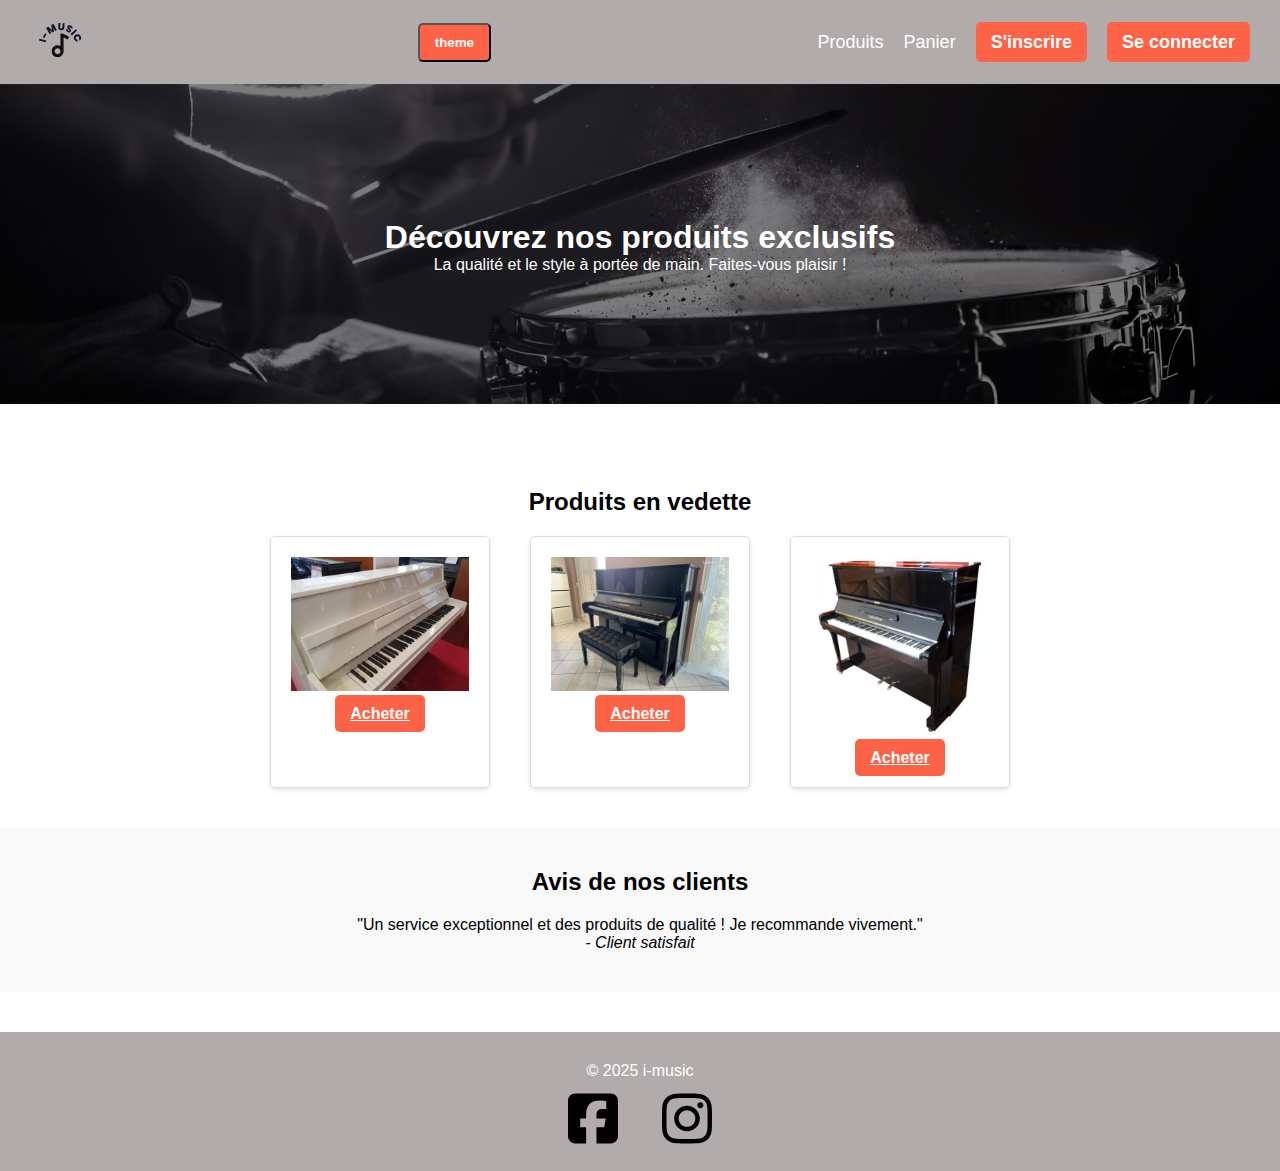
<file: e-com/pages/index.html>
<!DOCTYPE html>
<html lang="fr">
  <head>
    <meta charset="UTF-8" />
    <meta name="viewport" content="width=device-width, initial-scale=1.0" />
    <link rel="stylesheet" href="/e-com/style/style.css" />
    <title>Site E-commerce</title>
  </head>
  <body>
    <header>
      <nav class="navbar">
        <div class="logo">
          <a href="/e-com/pages/index.html">
            <img src="/e-com/icons/logo-transparent-svg.svg" alt="MonLogo" />
          </a>
        </div>
        <div class="menu-toggle" id="mobile-menu">
          <span class="bar"></span>
          <span class="bar"></span>
          <span class="bar"></span>
        </div>
        <button id="theme-toggle" class="btn" aria-label="Changer le thème">
          theme
        </button>
        <ul class="nav-links">
          <li><a href="/e-com/pages/produits.html">Produits</a></li>
          <li><a href="/e-com/pages/panier.html">Panier</a></li>
          <li>
            <a href="/e-com/pages/sinscrire.html" class="btn">S'inscrire</a>
          </li>
          <li>
            <a href="/e-com/pages/seconnecter.html" class="btn">Se connecter</a>
          </li>
        </ul>
      </nav>
    </header>

    <section class="hero">
      <img src="/e-com/imgs/couverture-index.jpg" alt="Couverture" />
      <div class="hero-text">
        <h1>Découvrez nos produits exclusifs</h1>
        <p>La qualité et le style à portée de main. Faites-vous plaisir !</p>
      </div>
    </section>

    <section class="featured-products">
      <h2>Produits en vedette</h2>
      <div class="product-grid">
        <div class="product-item">
          <img src="/e-com/imgs/piano15.jpg" alt="Produit 1" />

          <a href="/e-com/pages/produits.html" class="btn">Acheter</a>
        </div>
        <div class="product-item">
          <img src="/e-com/imgs/piano14.jpg" alt="Produit 2" />

          <a href="/e-com/pages/produits.html" class="btn">Acheter</a>
        </div>
        <div class="product-item">
          <img src="/e-com/imgs/piano13.jpg" alt="Produit 3" />

          <a href="/e-com/pages/produits.html" class="btn">Acheter</a>
        </div>
      </div>
    </section>

    <section class="testimonials">
      <h2>Avis de nos clients</h2>
      <blockquote>
        <p>
          "Un service exceptionnel et des produits de qualité ! Je recommande
          vivement."
        </p>
        <cite>- Client satisfait</cite>
      </blockquote>
    </section>

    <footer>
      <div class="footer-container">
        <p>&copy; 2025 i-music</p>
        <div class="social-icons">
          <a href="/e-com/icons/square-facebook-brands-solid.svg">
            <img
              src="/e-com/icons/square-facebook-brands-solid.svg"
              alt="Facebook"
            />
          </a>
          <a href="/e-com/icons/instagram-brands-solid.svg">
            <img
              src="/e-com/icons/instagram-brands-solid.svg"
              alt="Instagram"
            />
          </a>
        </div>
      </div>
    </footer>

    <script src="/e-com/js/theme.js"></script>
    <script>
      const mobileMenu = document.getElementById("mobile-menu");
      const navLinks = document.querySelector(".nav-links");

      mobileMenu.addEventListener("click", () => {
        navLinks.classList.toggle(" active");
        mobileMenu.classList.toggle("active");
      });
    </script>
  </body>
</html>
</file>
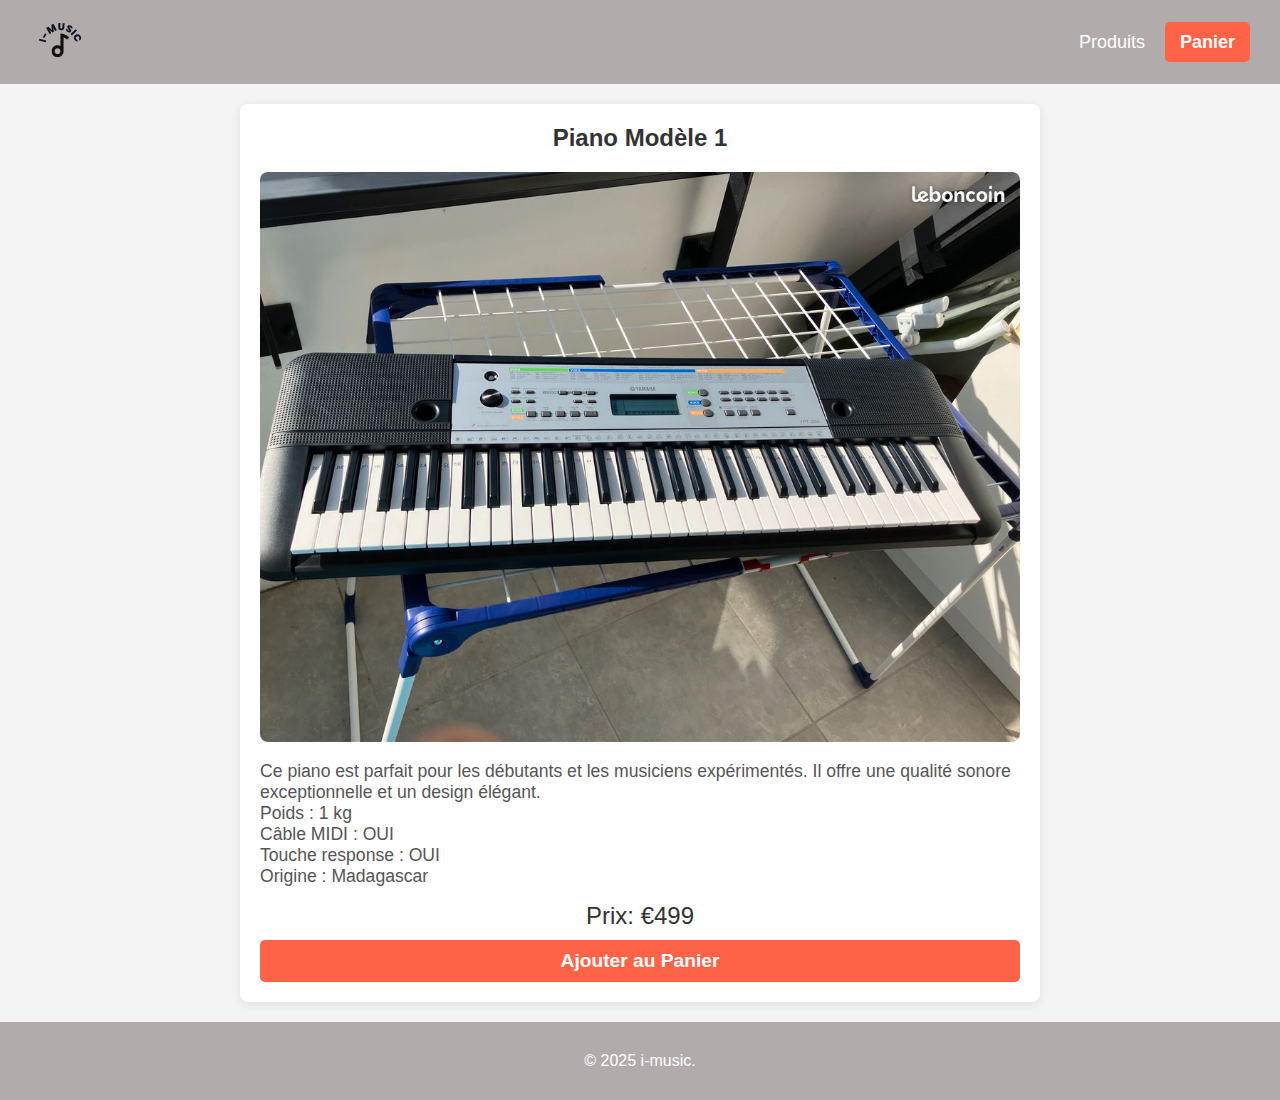
<file: e-com/pages/details-piano1.html>
<!DOCTYPE html>
<html lang="fr">
  <head>
    <meta charset="UTF-8" />
    <meta name="viewport" content="width=device-width, initial-scale=1.0" />
    <link rel="stylesheet" href="/e-com/style/style.css" />
    <link rel="stylesheet" href="/e-com/style/details.css" />
    <title>Détails du Piano Modèle 1</title>
  </head>
  <body>
    <header>
      <nav class="navbar">
        <div class="logo">
          <a href="/e-com/pages/index.html">
            <img src="/e-com/icons/logo-transparent-svg.svg" alt="MonLogo" />
          </a>
        </div>
        <ul class="nav-links">
          <li><a href="/e-com/pages/produits.html">Produits</a></li>
          <li><a href="/e-com/pages/panier.html" class="btn">Panier</a></li>
        </ul>
      </nav>
    </header>

    <section id="product-details">
      <div class="container">
        <h2>Piano Modèle 1</h2>
        <img src="/e-com/imgs/piano1.jpg" alt="Piano Modèle 1" />
        <p class="description">
          Ce piano est parfait pour les débutants et les musiciens expérimentés.
          Il offre une qualité sonore exceptionnelle et un design élégant.
          <br />Poids : 1 kg <br />Câble MIDI : OUI <br />Touche response : OUI
          <br />Origine : Madagascar
        </p>
        <p class="price">Prix: €499</p>
        <button
          id="add-to-cart"
          class="btn"
          data-product-id="1"
          data-product-name="Piano Modèle 1"
          data-product-price="499"
        >
          Ajouter au Panier
        </button>
      </div>
    </section>

    <footer>
      <div class="footer-container">
        <p>&copy; 2025 i-music.</p>
      </div>
    </footer>

    <script src="/e-com/js/details.js"></script>
  </body>
</html>
</file>
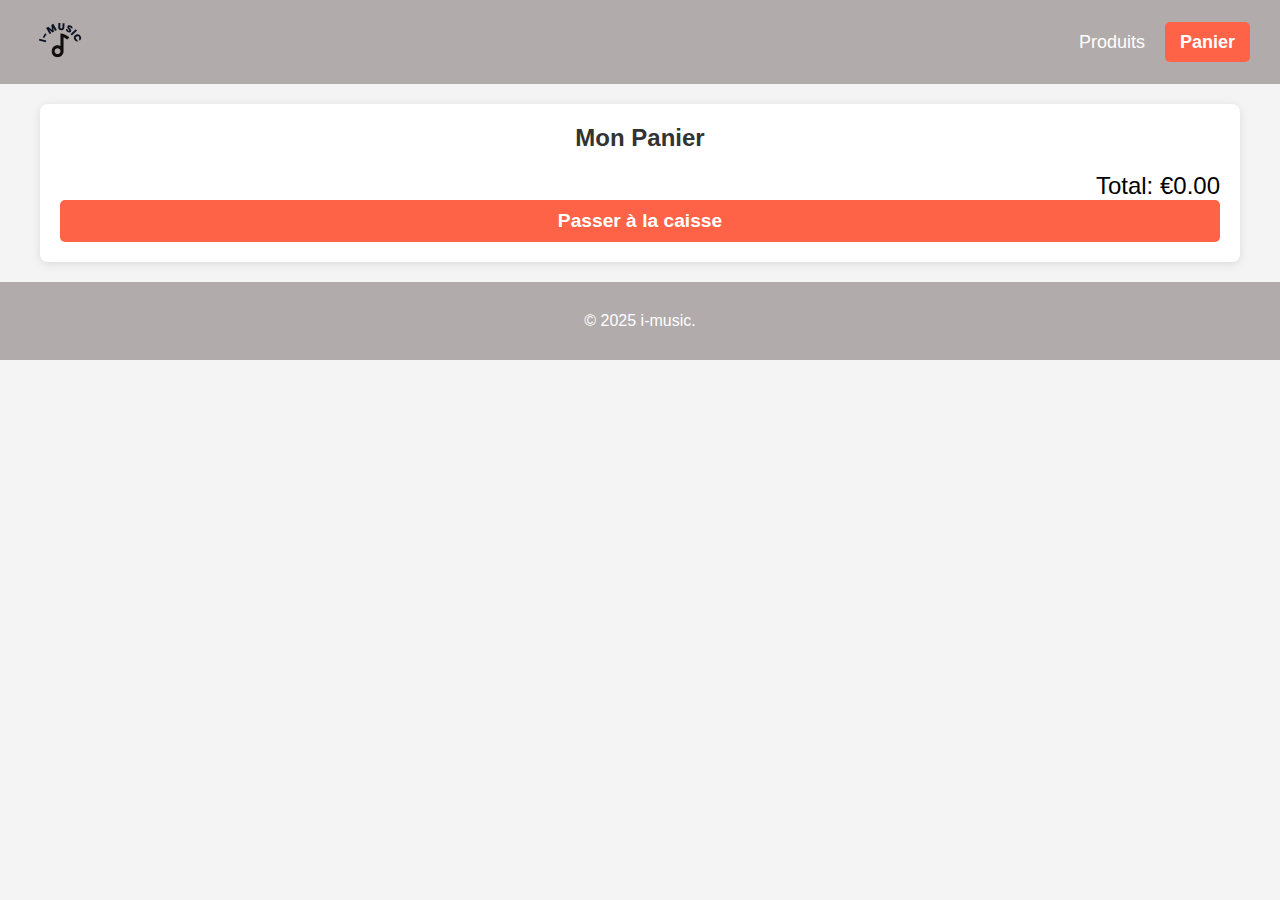
<file: e-com/pages/panier.html>
<!DOCTYPE html>
<html lang="fr">
  <head>
    <meta charset="UTF-8" />
    <meta name="viewport" content="width=device-width, initial-scale=1.0" />
    <link rel="stylesheet" href="/e-com/style/style.css" />
    <link rel="stylesheet" href="/e-com/style/cart.css" />
    <title>Mon Panier</title>
  </head>
  <body>
    <header>
      <nav class="navbar">
        <div class="logo">
          <a href="/e-com/pages/index.html">
            <img src="/e-com/icons/logo-transparent-svg.svg" alt="MonLogo" />
          </a>
        </div>
        <ul class="nav-links">
          <li><a href="/e-com/pages/produits.html">Produits</a></li>
          <li><a href="/e-com/pages/panier.html" class="btn">Panier</a></li>
        </ul>
      </nav>
    </header>

    <section id="cart">
      <div class="container">
        <h2>Mon Panier</h2>
        <div id="cart-items"></div>
        <p id="total-price">Total: €0</p>
        <button id="checkout" class="btn">Passer à la caisse</button>
      </div>
    </section>

    <footer>
      <div class="footer-container">
        <p>&copy; 2025 i-music.</p>
      </div>
    </footer>

    <script src="/e-com/js/cart.js"></script>
  </body>
</html>
</file>
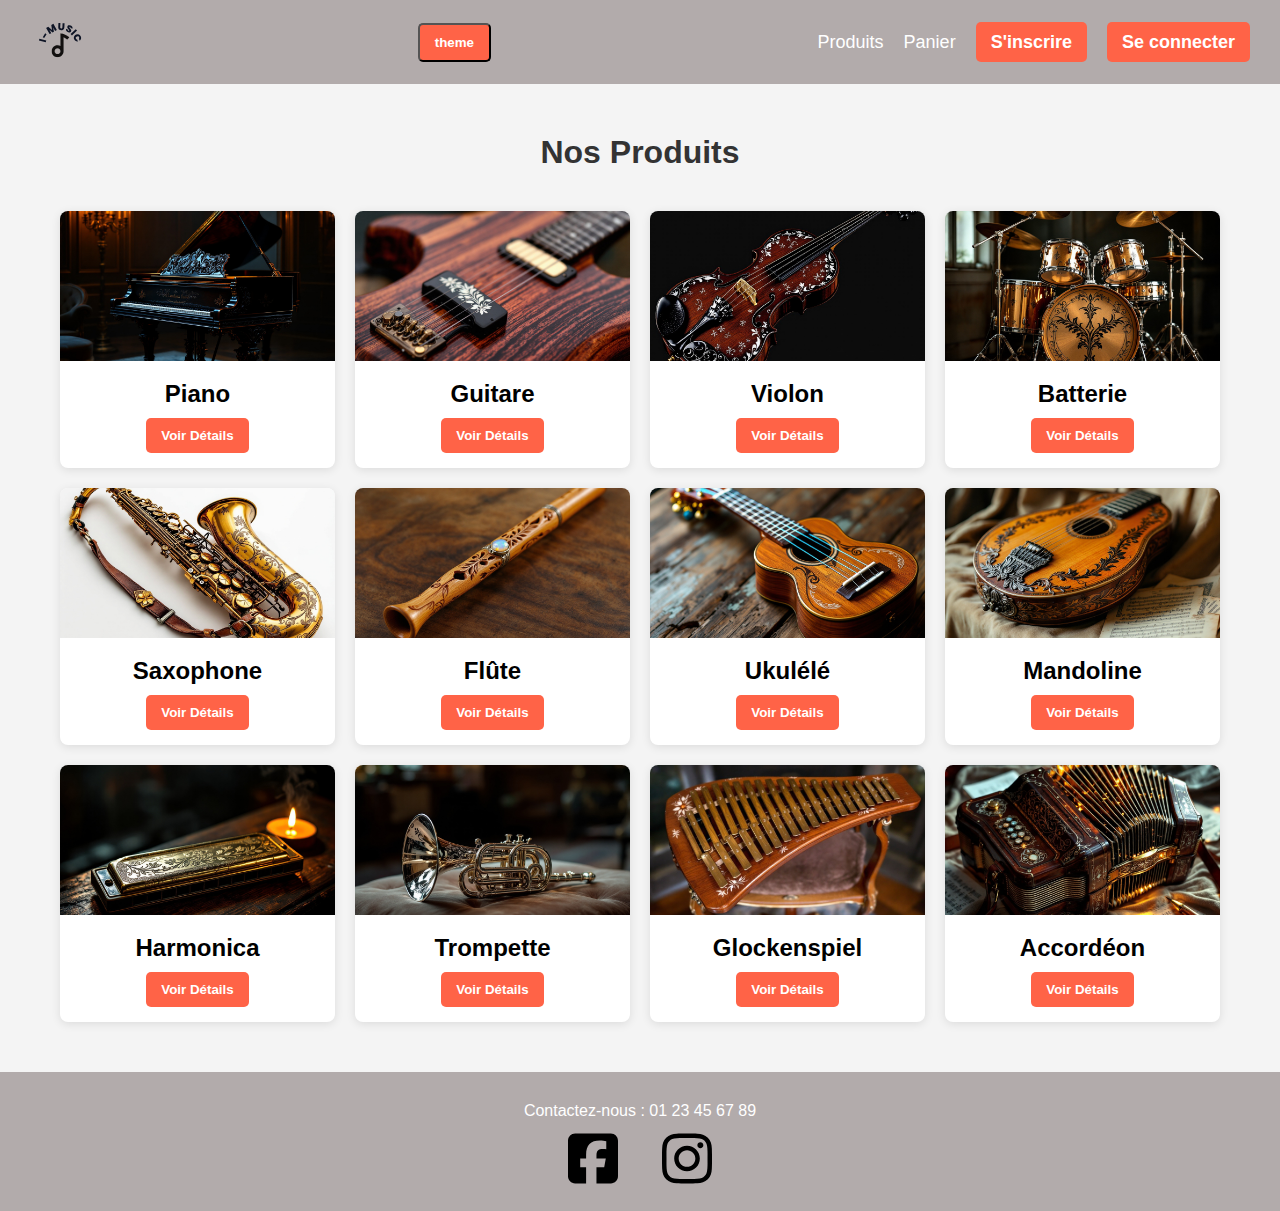
<file: e-com/pages/produits.html>
<!DOCTYPE html>
<html lang="fr">
  <head>
    <meta charset="UTF-8" />
    <meta name="viewport" content="width=device-width, initial-scale=1.0" />
    <link rel="stylesheet" href="/e-com/style/style.css" />
    <link rel="stylesheet" href="/e-com/style/produits.css" />
    <title>Site E-commerce</title>
  </head>
  <body>
    <header>
      <nav class="navbar">
        <div class="logo">
          <a href="/e-com/pages/index.html">
            <img src="/e-com/icons/logo-transparent-svg.svg" alt="MonLogo" />
          </a>
        </div>
        <button id="theme-toggle" class="btn" aria-label="Changer le thème">
          theme
        </button>
        <div class="menu-toggle" id="mobile-menu">
          <span class="bar"></span>
          <span class="bar"></span>
          <span class="bar"></span>
        </div>
        <ul class="nav-links">
          <li><a href="/e-com/pages/produits.html">Produits</a></li>
          <li><a href="/e-com/pages/panier.html">Panier</a></li>
          <li>
            <a href="/e-com/pages/sinscrire.html" class="btn">S'inscrire</a>
          </li>
          <li>
            <a href="/e-com/pages/seconnecter.html" class="btn">Se connecter</a>
          </li>
        </ul>
      </nav>
    </header>
    <section id="produits">
      <div class="container">
        <h2>Nos Produits</h2>
        <div class="produit-cards">
          <div class="produit-card">
            <img src="/e-com/imgs/piano.jpg" alt="Piano" />
            <h3>Piano</h3>

            <a href="/e-com/pages/catalogue.html"
              ><button class="btn">Voir Détails</button></a
            >
          </div>
          <div class="produit-card">
            <img src="/e-com/imgs/guitare.jpg" alt="Guitare" />
            <h3>Guitare</h3>

            <button class="btn">Voir Détails</button>
          </div>
          <div class="produit-card">
            <img src="/e-com/imgs/violon.jpg" alt="Violon" />
            <h3>Violon</h3>

            <button class="btn">Voir Détails</button>
          </div>
          <div class="produit-card">
            <img src="/e-com/imgs/batterie.jpg" alt="Batterie" />
            <h3>Batterie</h3>

            <button class="btn">Voir Détails</button>
          </div>
          <div class="produit-card">
            <img src="/e-com/imgs/saxophone.jpg" alt="Saxophone" />
            <h3>Saxophone</h3>

            <button class="btn">Voir Détails</button>
          </div>
          <div class="produit-card">
            <img src="/e-com/imgs/flute.jpg" alt="Flûte" />
            <h3>Flûte</h3>

            <button class="btn">Voir Détails</button>
          </div>
          <div class="produit-card">
            <img src="/e-com/imgs/ukulele.jpg" alt="Ukulélé" />
            <h3>Ukulélé</h3>

            <button class="btn">Voir Détails</button>
          </div>
          <div class="produit-card">
            <img src="/e-com/imgs/mandoline.jpg" alt="Mandoline" />
            <h3>Mandoline</h3>

            <button class="btn">Voir Détails</button>
          </div>
          <div class="produit-card">
            <img src="/e-com/imgs/harmonica.jpg" alt="Harmonica" />
            <h3>Harmonica</h3>

            <button class="btn">Voir Détails</button>
          </div>
          <div class="produit-card">
            <img src="/e-com/imgs/trompette.jpg" alt="Trompette" />
            <h3>Trompette</h3>

            <button class="btn">Voir Détails</button>
          </div>
          <div class="produit-card">
            <img src="/e-com/imgs/glockenspiel.jpg" alt="Glockenspiel" />
            <h3>Glockenspiel</h3>

            <button class="btn">Voir Détails</button>
          </div>
          <div class="produit-card">
            <img src="/e-com/imgs/accordeon.jpg" alt="Accordéon" />
            <h3>Accordéon</h3>

            <button class="btn">Voir Détails</button>
          </div>
        </div>
      </div>
    </section>
    <script src="/e-com/js/theme.js"></script>

    <script>
      const mobileMenu = document.getElementById("mobile-menu");
      const navLinks = document.querySelector(".nav-links");

      mobileMenu.addEventListener("click", () => {
        navLinks.classList.toggle("active");
        mobileMenu.classList.toggle("active");
      });
    </script>

    <footer>
      <div class="footer-container">
        <p>Contactez-nous : <a href="tel:+33123456789">01 23 45 67 89</a></p>
        <div class="social-icons">
          <a href="https://www.facebook.com/votrepage" target="_blank">
            <img
              src="/e-com/icons/square-facebook-brands-solid.svg"
              alt="Facebook"
            />
          </a>
          <a href="https://www.instagram.com/votreprofil" target="_blank">
            <img
              src="/e-com/icons/instagram-brands-solid.svg"
              alt="Instagram"
            />
          </a>
        </div>
      </div>
    </footer>
  </body>
</html>
</file>
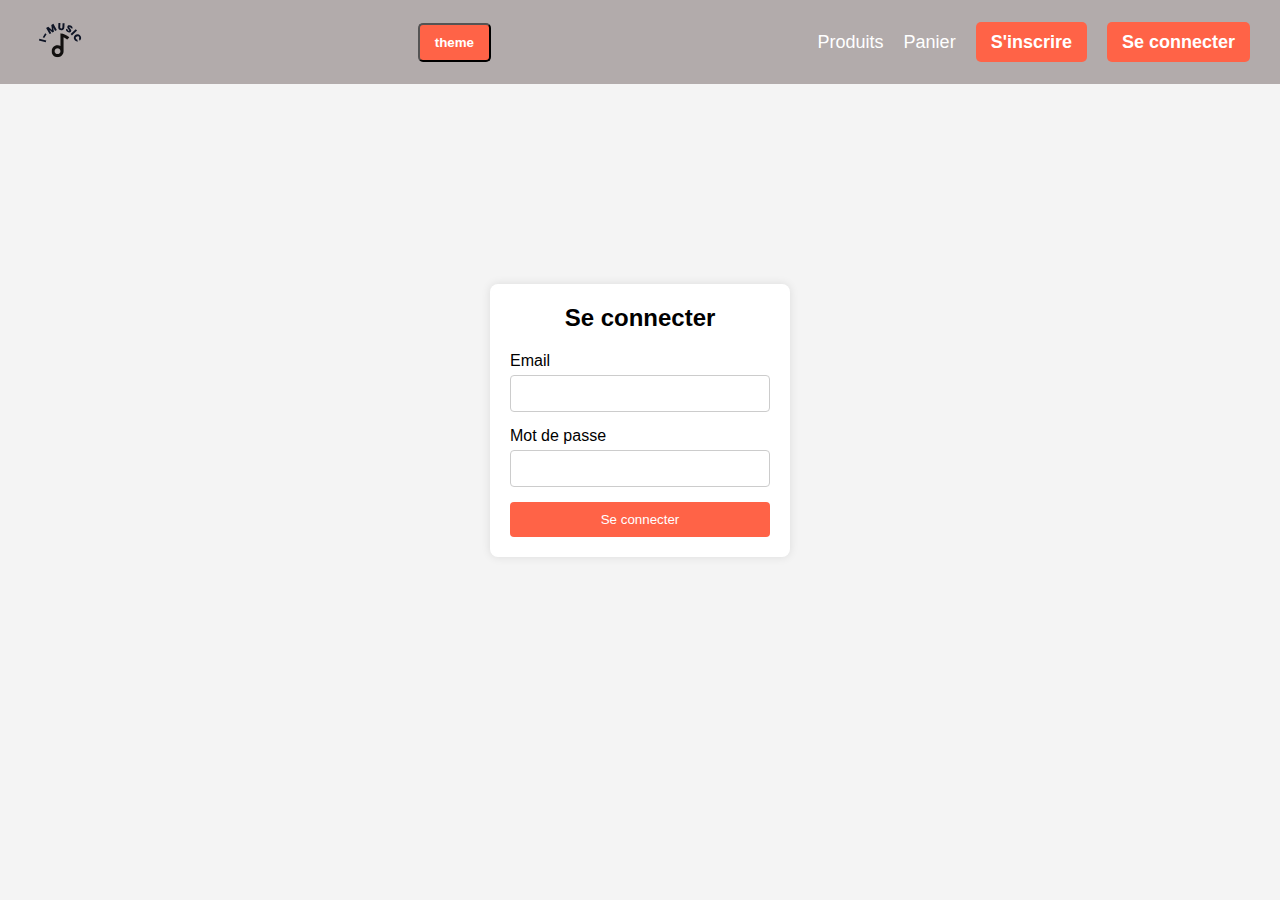
<file: e-com/pages/seconnecter.html>
<!DOCTYPE html>
<html lang="fr">
  <head>
    <meta charset="UTF-8" />
    <meta name="viewport" content="width=device-width, initial-scale=1.0" />
    <link rel="stylesheet" href="/e-com/style/style.css" />
    <link rel="stylesheet" href="/e-com/style/seconnecter.css" />
    <title>Se connecter</title>
  </head>
  <body>
    <header>
      <nav class="navbar">
        <div class="logo">
          <a href="/e-com/pages/index.html">
            <img src="/e-com/icons/logo-transparent-svg.svg" alt="MonLogo" />
          </a>
        </div>
        <button id="theme-toggle" class="btn" aria-label="Changer le thème">
          theme
        </button>

        <div class="menu-toggle" id="mobile-menu">
          <span class="bar"></span>
          <span class="bar"></span>
          <span class="bar"></span>
        </div>
        <ul class="nav-links">
          <li><a href="/e-com/pages/produits.html">Produits</a></li>
          <li><a href="/e-com/pages/panier.html">Panier</a></li>
          <li>
            <a href="/e-com/pages/sinscrire.html" class="btn">S'inscrire</a>
          </li>
          <li>
            <a href="/e-com/pages/seconnecter.html" class="btn">Se connecter</a>
          </li>
        </ul>
      </nav>
    </header>

    <section id="log">
      <div class="container">
        <form action="/submit_login" method="post" class="login-form">
          <h2>Se connecter</h2>
          <label for="email">Email</label>
          <input type="email" id="email" name="email" required />

          <label for="password">Mot de passe</label>
          <input type="password" id="password" name="password" required />

          <input type="submit" value="Se connecter" class="submit-button" />
        </form>
      </div>
    </section>
    <script src="/e-com/js/theme.js"></script>

    <script>
      const mobileMenu = document.getElementById("mobile-menu");
      const navLinks = document.querySelector(".nav-links");

      mobileMenu.addEventListener("click", () => {
        navLinks.classList.toggle("active");
        mobileMenu.classList.toggle("active");
      });
    </script>
  </body>
</html>
</file>
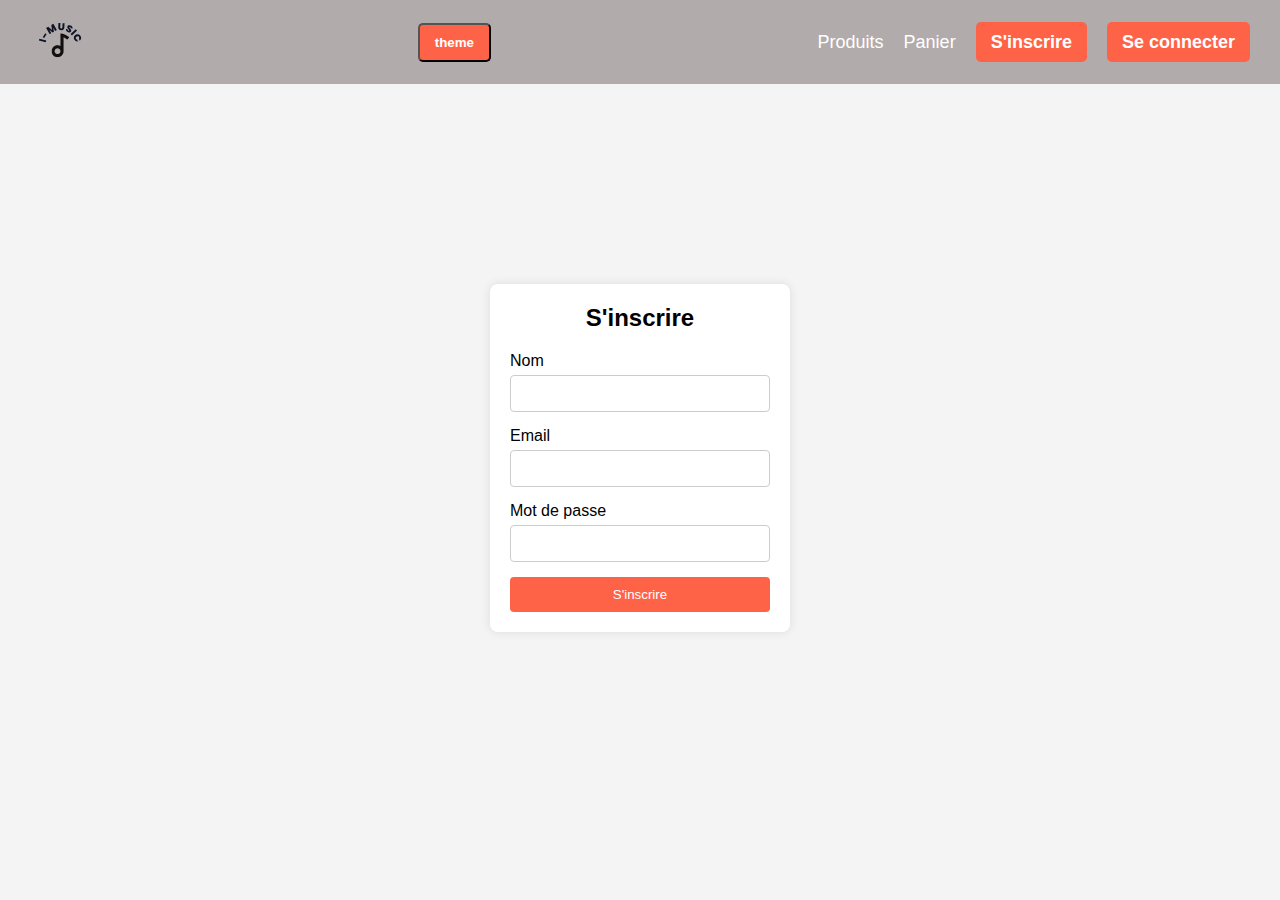
<file: e-com/pages/sinscrire.html>
<!DOCTYPE html>
<html lang="fr">
  <head>
    <meta charset="UTF-8" />
    <meta name="viewport" content="width=device-width, initial-scale=1.0" />
    <link rel="stylesheet" href="/e-com/style/style.css" />
    <link rel="stylesheet" href="/e-com/style/sinscrire.css" />
    <title>S'inscrire</title>
  </head>
  <body>
    <header>
      <nav class="navbar">
        <div class="logo">
          <a href="/e-com/pages/index.html">
            <img src="/e-com/icons/logo-transparent-svg.svg" alt="MonLogo" />
          </a>
        </div>
        <button id="theme-toggle" class="btn" aria-label="Changer le thème">
          theme
        </button>

        <div class="menu-toggle" id="mobile-menu">
          <span class="bar"></span>
          <span class="bar"></span>
          <span class="bar"></span>
        </div>

        <ul class="nav-links">
          <li><a href="/e-com/pages/produits.html">Produits</a></li>
          <li><a href="/e-com/pages/panier.html">Panier</a></li>
          <li>
            <a href="/e-com/pages/sinscrire.html" class="btn">S'inscrire</a>
          </li>
          <li>
            <a href="/e-com/pages/seconnecter.html" class="btn">Se connecter</a>
          </li>
        </ul>
      </nav>
    </header>

    <section id="log">
      <div class="container">
        <form action="/submit_signup" method="post" class="signup-form">
          <h2>S'inscrire</h2>
          <label for="name">Nom</label>
          <input type="text" id="name" name="name" required />

          <label for="email">Email</label>
          <input type="email" id="email" name="email" required />

          <label for="password">Mot de passe</label>
          <input type="password" id="password" name="password" required />

          <input type="submit" value="S'inscrire" class="submit-button" />
        </form>
      </div>
    </section>

    <script>
      const mobileMenu = document.getElementById("mobile-menu");
      const navLinks = document.querySelector(".nav-links");

      mobileMenu.addEventListener("click", () => {
        navLinks.classList.toggle("active");
        mobileMenu.classList.toggle("active");
      });
    </script>
  </body>
</html>
</file>
<file: e-com/style/style.css>
* {
  margin: 0;
  padding: 0;
  box-sizing: border-box;
}

body {
  font-family: "Arial", sans-serif;
  background-color: #f4f4f4;
}

header {
  background-color: #b2abab;
  color: #fff;
}

.navbar {
  display: flex;
  justify-content: space-between;
  align-items: center;
  padding: 15px 30px;
}

.btn {
  background-color: #ff6347;
  padding: 10px 15px;
  border-radius: 5px;
  color: #fff;
  font-weight: bold;
  transition: background-color 0.3s;
}

.btn:hover {
  background-color: #e5533d;
}

.logo {
  display: flex;
  align-items: center;
}

.logo img {
  height: 50px;
  width: auto;
}

.nav-links {
  list-style: none;
  display: flex;
  gap: 20px;
}

.nav-links li {
  display: inline;
}

.nav-links a {
  text-decoration: none;
  color: #fff;
  font-size: 18px;
  transition: color 0.3s;
}

.nav-links a:hover {
  color: #ff6347;
}

.menu-toggle {
  display: none;
  flex-direction: column;
  cursor: pointer;
}

.bar {
  height: 3px;
  width: 25px;
  background-color: #fff;
  margin: 3px 0;
  transition: all 0.3s ease;
}

.hero {
  position: relative;
  text-align: center;
  color: white;
  margin-bottom: 40px; /* Ajout d'une marge en bas */
}

.hero img {
  width: 100%;
  height: auto;
  object-fit: cover;
}

.hero-text {
  position: absolute;
  top: 50%;
  left: 50%;
  transform: translate(-50%, -50%);
}

.featured-products {
  padding: 40px 20px; /* Augmentation du padding */
  text-align: center;
}

.featured-products h2 {
  margin-bottom: 20px; /* Ajout d'une marge en bas du titre */
}

.product-grid {
  display: flex;
  justify-content: center;
  gap: 40px; /* Augmentation de l'espacement entre les produits */
}

.product-item {
  background-color: white;
  border: 1px solid #ddd;
  border-radius: 5px;
  padding: 20px; /* Augmentation du padding */
  width: 220px; /* Légère augmentation de la largeur */
  box-shadow: 0 2px 5px rgba(0, 0, 0, 0.1); /* Ajout d'une ombre */
}

.product-item img {
  width: 100%;
  height: auto;
  margin-bottom: 10px; /* Ajout d'une marge en bas de l'image */
}

.testimonials {
  padding: 40px 20px; /* Augmentation du padding */
  background-color: #f9f9f9;
  text-align: center;
  margin-bottom: 40px; /* Ajout d'une marge en bas */
}

.testimonials h2 {
  margin-bottom: 20px; /* Ajout d'une marge en bas du titre */
}

footer {
  background-color: #b2abab;
  color: #fff;
  padding: 20px 0;
  text-align: center;
}

.footer-container {
  max-width: 1200px;
  margin: 0 auto;
}

.footer-container p {
  margin: 10px 0;
  font-size: 16px;
}

.footer-container a {
  color: #fff;
  text-decoration: none;
}

.footer-container a:hover {
  color: #ff6347;
}

.social-icons {
  margin-top: 10px;
}

.social-icons a {
  margin: 0 20px;
}

.social-icons img {
  width: 50px; /* Ajustez la taille selon vos besoins */
  height: auto;
  transition: transform 0.3s;
}

.social-icons img:hover {
  transform: scale(1.1);
}

:root {
  --background-color: #ffffff; /* Couleur de fond pour le thème clair */
  --text-color: #000000; /* Couleur du texte pour le thème clair */
}

[data-theme="dark"] {
  --background-color: #000000; /* Couleur de fond pour le thème sombre */
  --text-color: #ffffff; /* Couleur du texte pour le thème sombre */
}

body {
  background-color: var(--background-color);
  color: var(--text-color);
}

@media (max-width: 768px) {
  .nav-links {
    position: absolute;
    top: 60px;
    right: 0;
    background-color: #fffefe;
    flex-direction: column;
    width: 100%;
    height: 0;
    overflow: hidden;
    transition: height 0.3s ease;
  }

  .nav-links.active {
    height: auto;
  }

  .nav-links li {
    text-align: center;
    padding: 15px 0;
  }

  .menu-toggle {
    display: flex;
  }
}
</file>
<file: e-com/style/details.css>
body {
  font-family: Arial, sans-serif;
  background-color: #f4f4f4; /* Couleur de fond claire */
  margin: 0;
  padding: 0;
}

header {
  background-color: #b2abab; /* Couleur de fond du header */
  color: #fff;
}

.navbar {
  display: flex;
  justify-content: space-between;
  align-items: center;
  padding: 15px 30px;
}

.container {
  max-width: 800px;
  margin: 20px auto;
  padding: 20px;
  background-color: #fff; /* Couleur de fond du conteneur */
  border-radius: 8px;
  box-shadow: 0 2px 10px rgba(0, 0, 0, 0.1);
}

h2 {
  text-align: center;
  margin-bottom: 20px;
  color: #333;
}

#product-details img {
  width: 100%; /* Ajuste l'image à la largeur du conteneur */
  height: auto; /* Garde les proportions de l'image */
  border-radius: 8px;
}

.description {
  margin: 15px 0;
  font-size: 1.1em;
  color: #555;
}

.price {
  font-size: 1.5em;
  color: #333;
  margin: 10px 0;
  text-align: center;
}

#add-to-cart {
  display: block;
  width: 100%;
  padding: 10px;
  background-color: #ff6347; /* Couleur de fond du bouton */
  color: white;
  border: none;
  border-radius: 5px;
  cursor: pointer;
  font-size: 1.2em;
  transition: background-color 0.3s;
}

#add-to-cart:hover {
  background-color: #e5533d; /* Couleur de fond au survol */
}

footer {
  background-color: #b2abab; /* Couleur de fond du footer */
  color: #fff;
  padding: 20px 0;
  text-align: center;
}

.footer-container {
  max-width: 1200px;
  margin: 0 auto;
  padding: 0 20px;
}
</file>
<file: e-com/style/cart.css>
body {
  font-family: Arial, sans-serif;
  background-color: #f4f4f4;
  margin: 0;
  padding: 0;
}

header {
  background-color: #b2abab;
  color: #fff;
}

.navbar {
  display: flex;
  justify-content: space-between;
  align-items: center;
  padding: 15px 30px;
}

.container {
  max-width: 1200px;
  margin: 20px auto;
  padding: 20px;
  background-color: #fff;
  border-radius: 8px;
  box-shadow: 0 2px 10px rgba(0, 0, 0, 0.1);
}

h2 {
  text-align: center;
  margin-bottom: 20px;
  color: #333;
}

#cart-items {
  margin-bottom: 20px;
}

.cart-item {
  display: flex;
  justify-content: space-between;
  align-items: center;
  padding: 10px;
  border-bottom: 1px solid #ddd;
}

.cart-item h3 {
  margin: 0;
  font-size: 1.2em;
}

.cart-item p {
  margin: 0;
}

.cart-item div {
  display: flex;
  align-items: center;
}

.cart-item button {
  background-color: #ff6347;
  color: white;
  border: none;
  padding: 5px 10px;
  border-radius: 5px;
  cursor: pointer;
  margin: 0 5px;
  transition: background-color 0.3s;
}

.cart-item button:hover {
  background-color: #e5533d;
}

#total-price {
  font-size: 1.5em;
  text-align: right;
  margin-top: 20px;
}

#checkout {
  display: block;
  width: 100%;
  padding: 10px;
  background-color: #ff6347;
  color: white;
  border: none;
  border-radius: 5px;
  cursor: pointer;
  font-size: 1.2em;
  transition: background-color 0.3s;
}

#checkout:hover {
  background-color: #e5533d;
}

footer {
  background-color: #b2abab;
  color: #fff;
  padding: 20px 0;
  text-align: center;
}

.footer-container {
  max-width: 1200px;
  margin: 0 auto;
  padding: 0 20px;
}
</file>
<file: e-com/style/produits.css>
#produits {
  padding: 50px 20px;
  background-color: #f4f4f4;
}

.container {
  max-width: 1200px;
  margin: 0 auto;
  padding: 0 20px;
}

h2 {
  text-align: center;
  margin-bottom: 40px;
  font-size: 2em;
  color: #333;
}

.produit-cards {
  display: grid;
  grid-template-columns: repeat(auto-fill, minmax(250px, 1fr));
  gap: 20px;
}

.produit-card {
  background-color: white;
  border-radius: 8px;
  box-shadow: 0 2px 10px rgba(0, 0, 0, 0.1);
  overflow: hidden;
  text-align: center;
  transition: transform 0.3s;
}

.produit-card:hover {
  transform: translateY(-5px);
}

.produit-card img {
  width: 100%;
  height: 150px;
  object-fit: cover;
}

.produit-card h3 {
  margin: 15px 0 10px;
  font-size: 1.5em;
}

.produit-card p {
  padding: 0 15px;
  color: #666;
}

.produit-card .btn {
  background-color: #ff6347;
  color: white;
  border: none;
  padding: 10px 15px;
  border-radius: 5px;
  cursor: pointer;
  margin-bottom: 15px;
  transition: background-color 0.3s;
}

.produit-card .btn:hover {
  background-color: #e5533d;
}
</file>
<file: e-com/style/seconnecter.css>
body {
  font-family: Arial, sans-serif;
  background-color: #f4f4f4;
  height: 100vh;
  margin: 0;
  justify-content: center;
  align-items: center;
}

#log {
  display: flex;
  justify-content: center;
  align-items: center;
  margin-top: 200px;
}

.container {
  background-color: white;
  padding: 20px;
  border-radius: 8px;
  box-shadow: 0 0 10px rgba(0, 0, 0, 0.1);
  width: 300px;
  justify-content: center;
  align-items: center;
}

.login-form {
  display: flex;
  flex-direction: column;
}

h2 {
  text-align: center;
  margin-bottom: 20px;
}

label {
  margin-bottom: 5px;
}

input[type="email"],
input[type="password"] {
  padding: 10px;
  margin-bottom: 15px;
  border: 1px solid #ccc;
  border-radius: 4px;
}

input[type="submit"] {
  background-color: #ff6347;
  color: white;
  border: none;
  padding: 10px;
  border-radius: 4px;
  cursor: pointer;
}

input[type="submit"]:hover {
  background-color: #4cae4c;
}
</file>
<file: e-com/style/sinscrire.css>
body {
  font-family: Arial, sans-serif;
  background-color: #f4f4f4;
  height: 100vh;
  margin: 0;
  justify-content: center;
  align-items: center;
}

#log {
  display: flex;
  justify-content: center;
  align-items: center;
  margin-top: 200px;
}

.container {
  background-color: white;
  padding: 20px;
  border-radius: 8px;
  box-shadow: 0 0 10px rgba(0, 0, 0, 0.1);
  width: 300px;
  justify-content: center;
  align-items: center;
}

.signup-form {
  display: flex;
  flex-direction: column;
}

h2 {
  text-align: center;
  margin-bottom: 20px;
}

label {
  margin-bottom: 5px;
}

input[type="text"],
input[type="email"],
input[type="password"] {
  padding: 10px;
  margin-bottom: 15px;
  border: 1px solid #ccc;
  border-radius: 4px;
}

input[type="submit"] {
  background-color: #ff6347;
  color: white;
  border: none;
  padding: 10px;
  border-radius: 4px;
  cursor: pointer;
}

input[type="submit"]:hover {
  background-color: #4cae4c;
}
</file>
